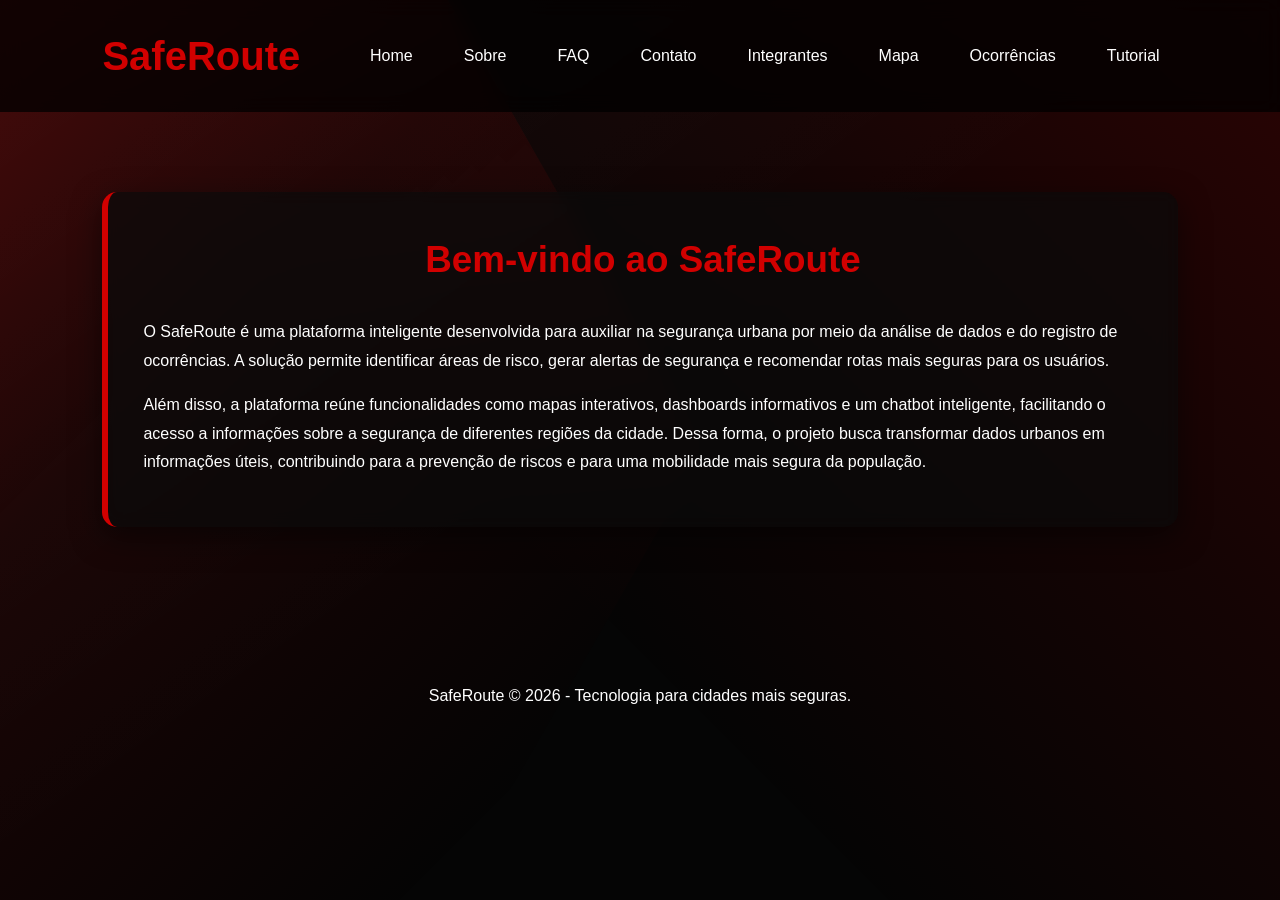
<file: index.html>
<!DOCTYPE html>
<html lang="pt-BR">
<head>
    <meta charset="UTF-8">
    <meta name="viewport" content="width=device-width, initial-scale=1.0">
    <title>SafeRoute - Home</title>

    <link rel="preconnect" href="https://fonts.googleapis.com">
    <link rel="preconnect" href="https://fonts.gstatic.com" crossorigin>
    <link href="https://fonts.googleapis.com/css2?family=Roboto:wght@300;400;500;700&display=swap" rel="stylesheet">

    <link rel="stylesheet" href="https://cdnjs.cloudflare.com/ajax/libs/font-awesome/6.5.1/css/all.min.css">
    <link rel="stylesheet" href="style.css">
</head>

<body>

<header>
    <nav>

        <div class="logo">
        SafeRoute
        </div>
        
        <button id="hamburger">
            ☰
        </button>


        <ul id="menu">
            <li><a href="index.html">Home</a></li>
            <li><a href="sobre.html">Sobre</a></li>
            <li><a href="faq.html">FAQ</a></li>
            <li><a href="contato.html">Contato</a></li>
            <li><a href="integrantes.html">Integrantes</a></li>
            <li><a href="solucao1.html">Mapa</a></li>
            <li><a href="solucao2.html">Ocorrências</a></li>
            <li><a href="solucao3.html">Tutorial</a></li>
        </ul>

    </nav>
</header>

<main>

    <section class="info-card">

        <h2>Bem-vindo ao SafeRoute</h2>

        <p>
            O SafeRoute é uma plataforma inteligente desenvolvida para auxiliar na segurança urbana por meio da análise de dados e do registro de ocorrências. A solução permite identificar áreas de risco, gerar alertas de segurança e recomendar rotas mais seguras para os usuários.
        </p>

        <p>
            Além disso, a plataforma reúne funcionalidades como mapas interativos, dashboards informativos e um chatbot inteligente, facilitando o acesso a informações sobre a segurança de diferentes regiões da cidade. Dessa forma, o projeto busca transformar dados urbanos em informações úteis, contribuindo para a prevenção de riscos e para uma mobilidade mais segura da população.
        </p>

    </section>

</main>

<footer>
    <p>SafeRoute © 2026 - Tecnologia para cidades mais seguras.</p>
</footer>

<script src="script.js"></script>

</body>
</html>
</file>
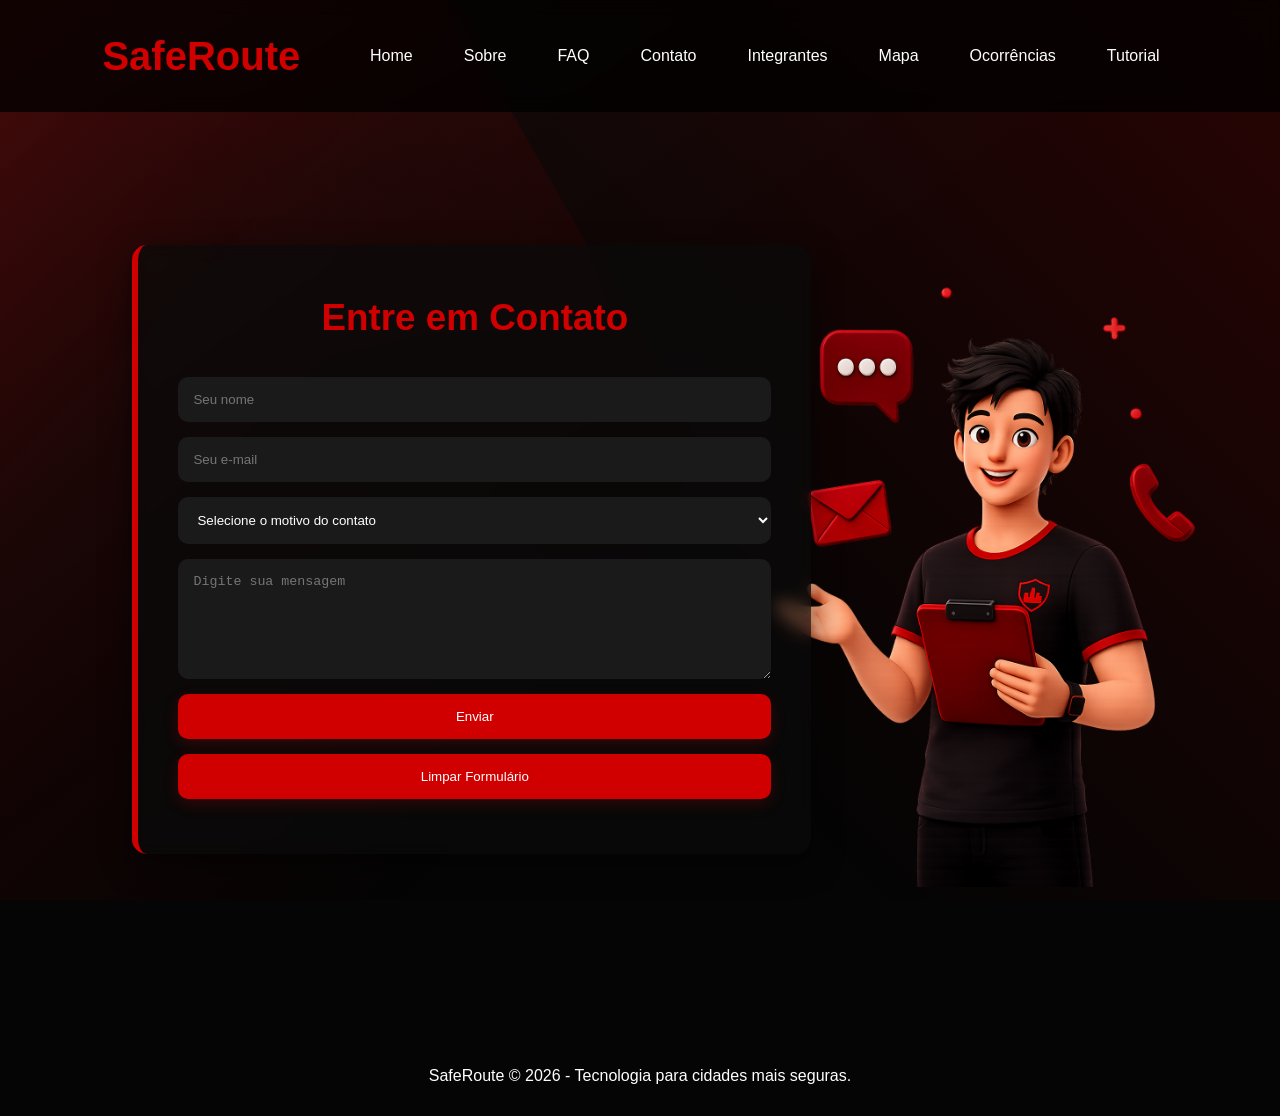
<file: contato.html>
<!DOCTYPE html>
<html lang="pt-BR">
<head>
    <meta charset="UTF-8">
    <meta name="viewport" content="width=device-width, initial-scale=1.0">
    <title>Contato - SafeRoute</title>

    <link rel="preconnect" href="https://fonts.googleapis.com">
    <link rel="preconnect" href="https://fonts.gstatic.com" crossorigin>

    <link href="https://fonts.googleapis.com/css2?family=Roboto:wght@300;400;500;700&display=swap" rel="stylesheet">

    <link rel="stylesheet" href="https://cdnjs.cloudflare.com/ajax/libs/font-awesome/6.5.1/css/all.min.css">

    <link rel="stylesheet" href="style.css">
</head>

<body>

<header>
    <nav>
        
        <div class="logo">
        SafeRoute
        </div>
        
        <button id="hamburger">
            ☰
        </button>

        <ul id="menu">
            <li><a href="index.html">Home</a></li>
            <li><a href="sobre.html">Sobre</a></li>
            <li><a href="faq.html">FAQ</a></li>
            <li><a href="contato.html">Contato</a></li>
            <li><a href="integrantes.html">Integrantes</a></li>
            <li><a href="solucao1.html">Mapa</a></li>
            <li><a href="solucao2.html">Ocorrências</a></li>
            <li><a href="solucao3.html">Tutorial</a></li>
        </ul>

    </nav>
</header>

<main>

    <div class="contatoLayout">

        <section class="formulario">

            <h2>Entre em Contato</h2>

            <form id="form">

                <input
                    type="text"
                    id="nome"
                    placeholder="Seu nome"
                    required
                >

                <input
                    type="email"
                    id="email"
                    placeholder="Seu e-mail"
                    required
                >

                <select id="motivo" required>

                    <option value="">
                        Selecione o motivo do contato
                    </option>

                    <option value="duvida">
                        Dúvida
                    </option>

                    <option value="suporte">
                        Suporte
                    </option>

                    <option value="feedback">
                        Feedback
                    </option>

                    <option value="parceria">
                        Parceria
                    </option>

                    <option value="outro">
                        Outro
                    </option>

                </select>

                <textarea
                    id="mensagem"
                    rows="6"
                    placeholder="Digite sua mensagem"
                    required
                ></textarea>

                <button type="submit">
                    Enviar
                </button>

                <button type="reset" id="resetar">
                    Limpar Formulário
                </button>

                <p id="feedback"></p>

            </form>

        </section>

        <div class="imagemContato">

            <img src="img/imagem-contato.png" alt="Contato SafeRoute">

        </div>

    </div>

</main>

<footer>
    <p>
        SafeRoute © 2026 - Tecnologia para cidades mais seguras.
    </p>
</footer>

<script src="script.js"></script>

</body>
</html>
</file>
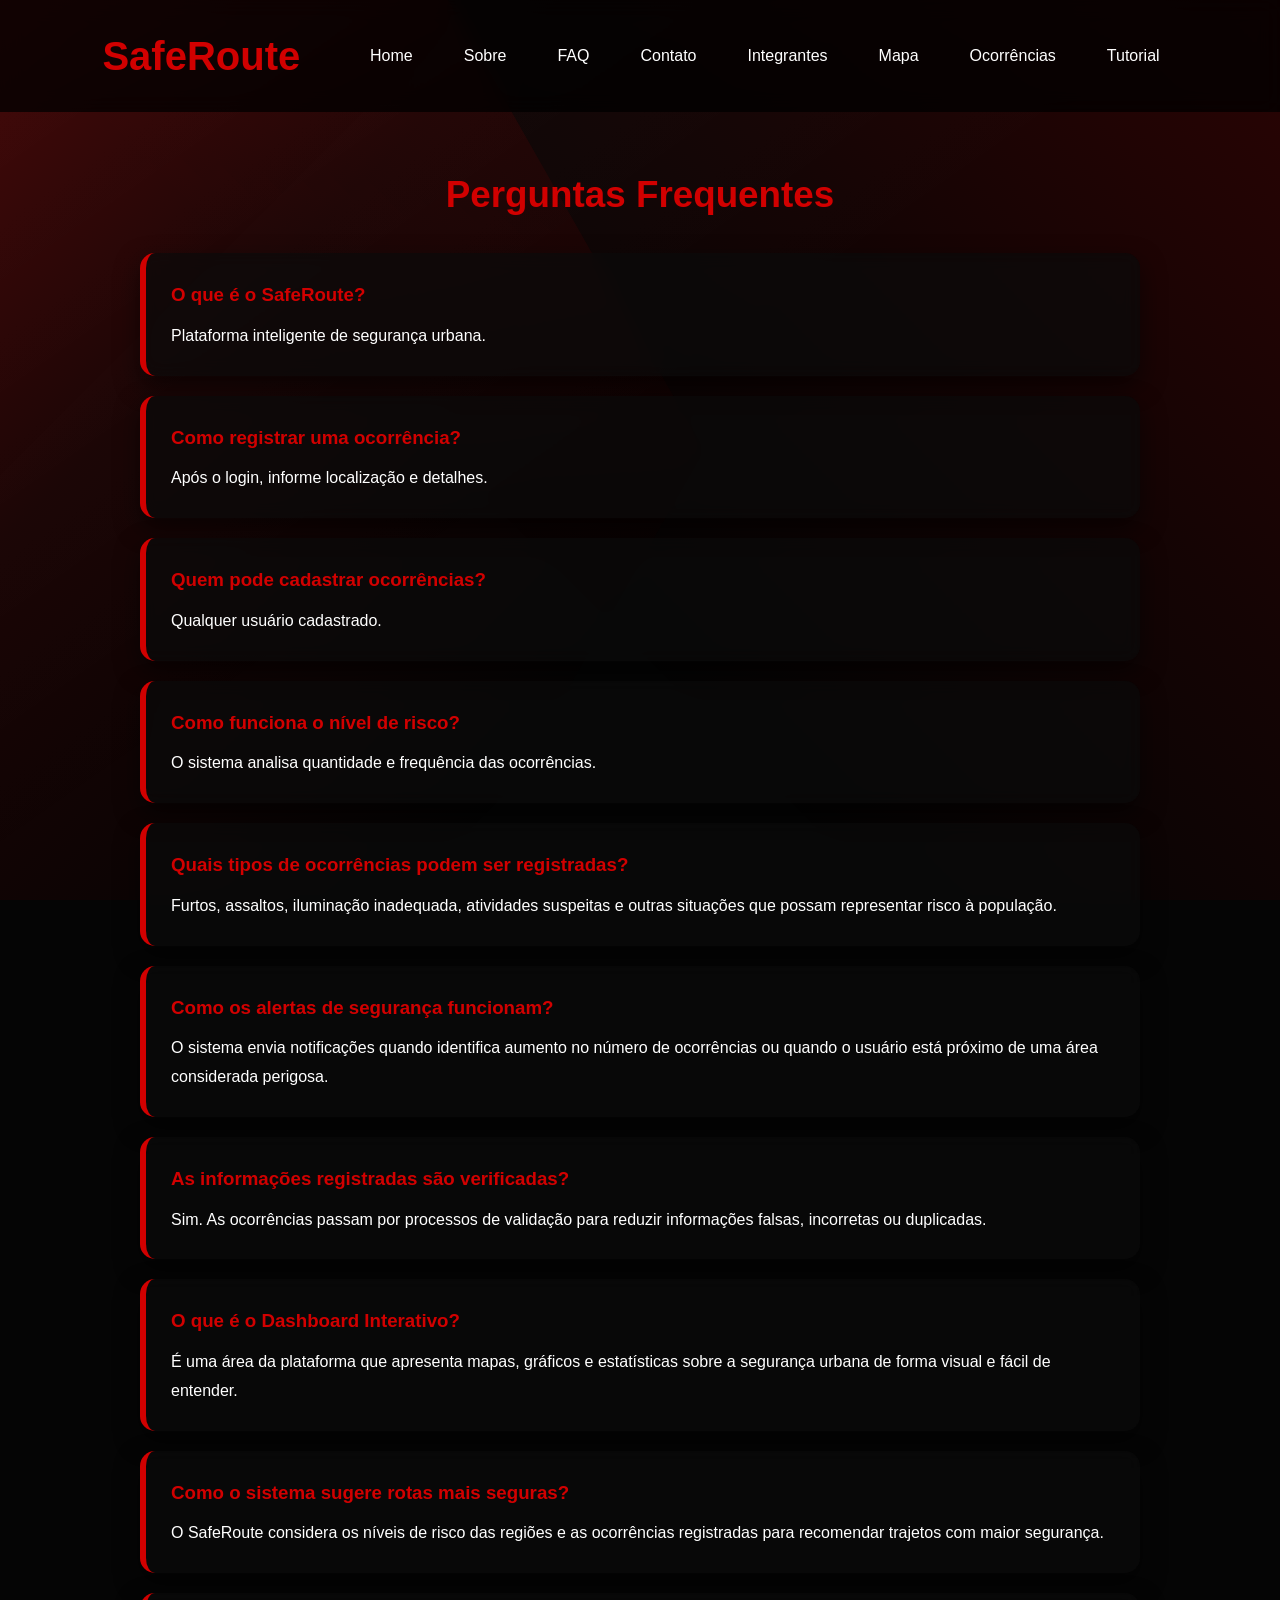
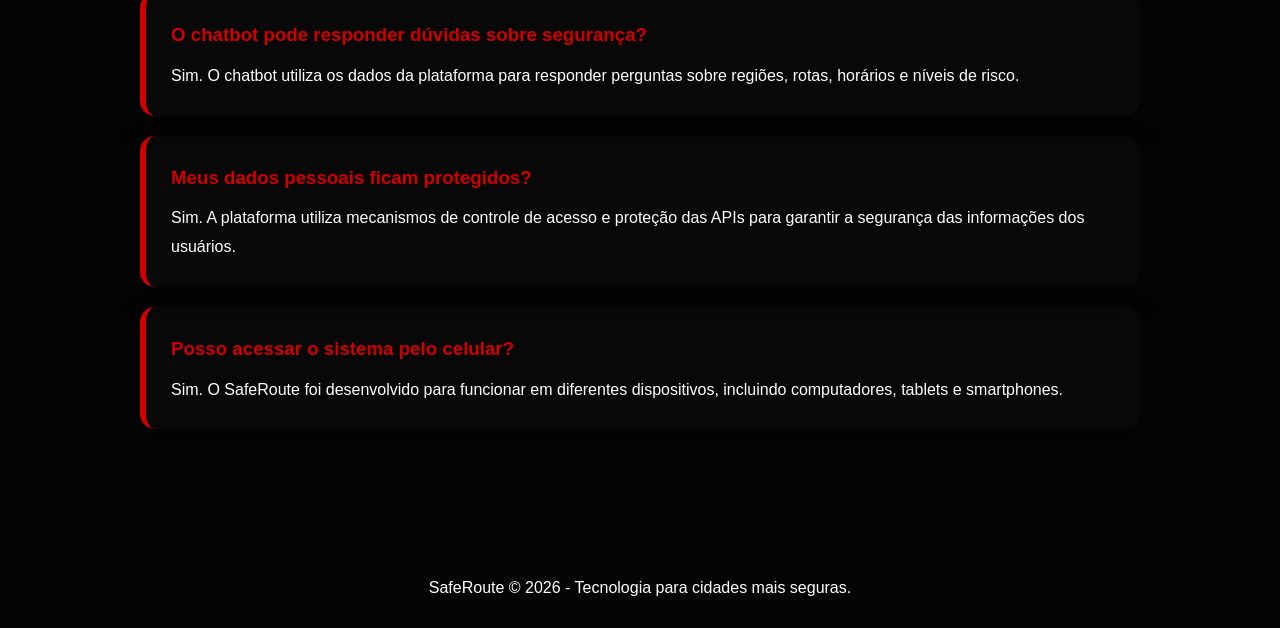
<file: faq.html>
<!DOCTYPE html>
<html lang="pt-BR">
<head>
    <meta charset="UTF-8">
    <meta name="viewport" content="width=device-width, initial-scale=1.0">
    <title>FAQ - SafeRoute</title>

    <link rel="preconnect" href="https://fonts.googleapis.com">
    <link rel="preconnect" href="https://fonts.gstatic.com" crossorigin>
    <link href="https://fonts.googleapis.com/css2?family=Roboto:wght@300;400;500;700&display=swap" rel="stylesheet">

    <link rel="stylesheet" href="style.css">
</head>

<body>

<header>
    <nav>
        
        <div class="logo">
        SafeRoute
        </div>
        
        <button id="hamburger">
            ☰
        </button>


        <ul id="menu">
            <li><a href="index.html">Home</a></li>
            <li><a href="sobre.html">Sobre</a></li>
            <li><a href="faq.html">FAQ</a></li>
            <li><a href="contato.html">Contato</a></li>
            <li><a href="integrantes.html">Integrantes</a></li>
            <li><a href="solucao1.html">Mapa</a></li>
            <li><a href="solucao2.html">Ocorrências</a></li>
            <li><a href="solucao3.html">Tutorial</a></li>
        </ul>

    </nav>
</header>

<main>

    <h2>Perguntas Frequentes</h2>

    <div class="faq-item">
        <h3>O que é o SafeRoute?</h3>
        <p>Plataforma inteligente de segurança urbana.</p>
    </div>

    <div class="faq-item">
        <h3>Como registrar uma ocorrência?</h3>
        <p>Após o login, informe localização e detalhes.</p>
    </div>

    <div class="faq-item">
        <h3>Quem pode cadastrar ocorrências?</h3>
        <p>Qualquer usuário cadastrado.</p>
    </div>

    <div class="faq-item">
        <h3>Como funciona o nível de risco?</h3>
        <p>O sistema analisa quantidade e frequência das ocorrências.</p>
    </div>

     <div class="faq-item">
        <h3>Quais tipos de ocorrências podem ser registradas?</h3>
        <p>Furtos, assaltos, iluminação inadequada, atividades suspeitas e outras situações que possam representar risco à população.</p>
    </div>

    <div class="faq-item">
        <h3>Como os alertas de segurança funcionam?</h3>
        <p>O sistema envia notificações quando identifica aumento no número de ocorrências ou quando o usuário está próximo de uma área considerada perigosa.</p>
    </div>

    <div class="faq-item">
        <h3>As informações registradas são verificadas?</h3>
        <p>Sim. As ocorrências passam por processos de validação para reduzir informações falsas, incorretas ou duplicadas.</p>
    </div>

    <div class="faq-item">
        <h3>O que é o Dashboard Interativo?</h3>
        <p>É uma área da plataforma que apresenta mapas, gráficos e estatísticas sobre a segurança urbana de forma visual e fácil de entender.</p>
    </div>

    <div class="faq-item">
        <h3>Como o sistema sugere rotas mais seguras?</h3>
        <p>O SafeRoute considera os níveis de risco das regiões e as ocorrências registradas para recomendar trajetos com maior segurança.</p>
    </div>

    <div class="faq-item">
        <h3>O chatbot pode responder dúvidas sobre segurança?</h3>
        <p>Sim. O chatbot utiliza os dados da plataforma para responder perguntas sobre regiões, rotas, horários e níveis de risco.</p>
    </div>

    <div class="faq-item">
        <h3>Meus dados pessoais ficam protegidos?</h3>
        <p>Sim. A plataforma utiliza mecanismos de controle de acesso e proteção das APIs para garantir a segurança das informações dos usuários.</p>
    </div>

    <div class="faq-item">
        <h3>Posso acessar o sistema pelo celular?</h3>
        <p>Sim. O SafeRoute foi desenvolvido para funcionar em diferentes dispositivos, incluindo computadores, tablets e smartphones.</p>
    </div>

</main>

<footer>
    <p>SafeRoute © 2026 - Tecnologia para cidades mais seguras.</p>
</footer>

<script src="script.js"></script>

</body>
</html>
</file>
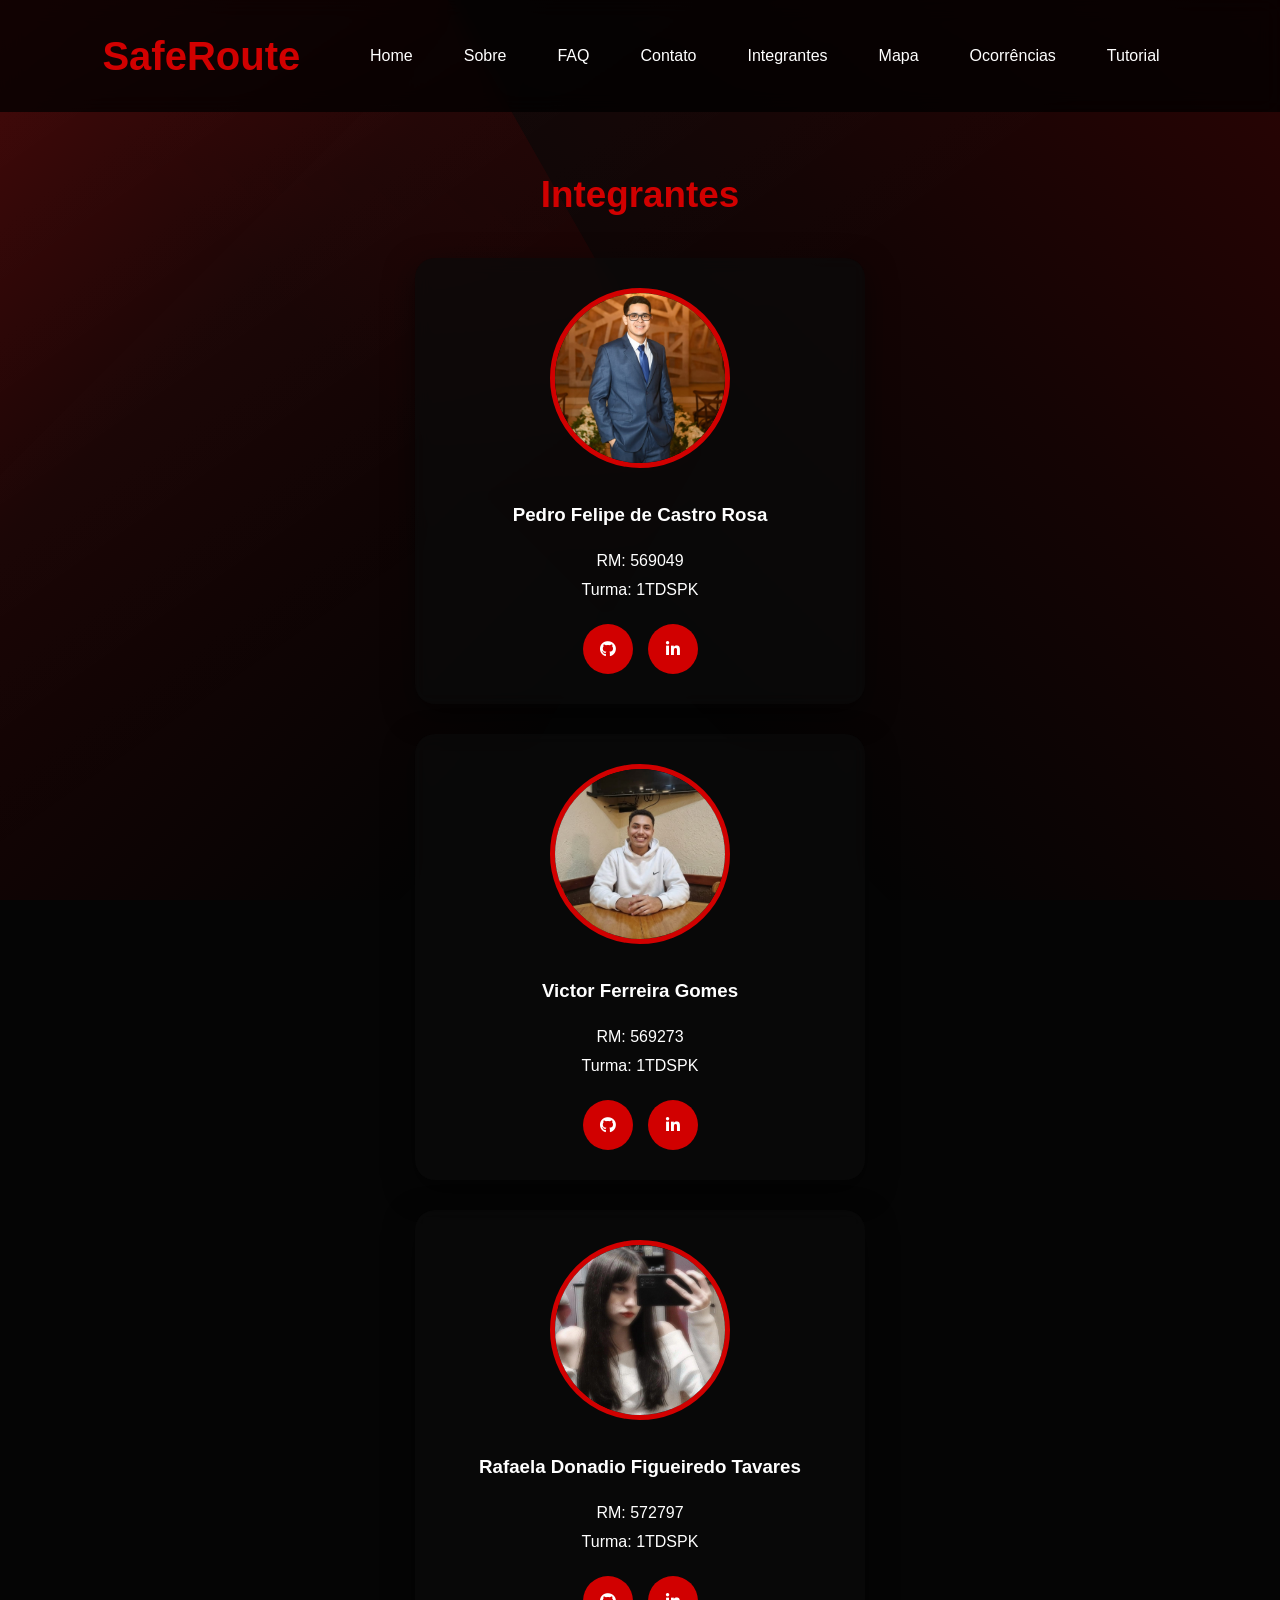
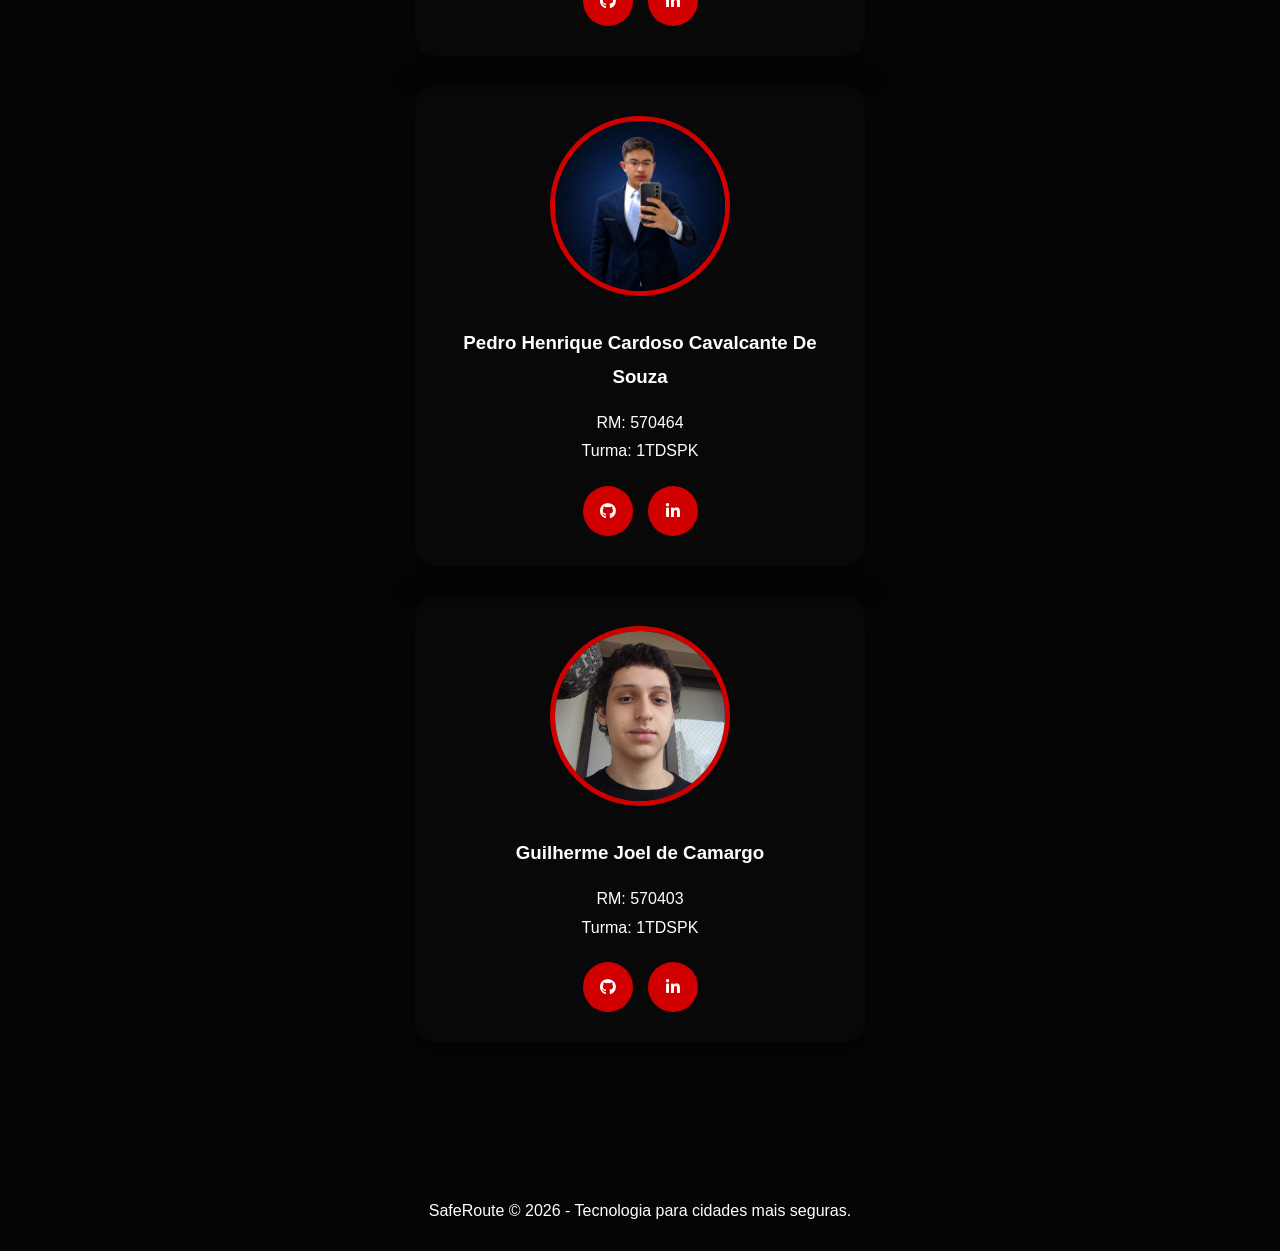
<file: integrantes.html>
<!DOCTYPE html>
<html lang="pt-BR">
<head>
    <meta charset="UTF-8">
    <meta name="viewport" content="width=device-width, initial-scale=1.0">
    <title>Integrantes</title>

    <link rel="preconnect" href="https://fonts.googleapis.com">
    <link rel="preconnect" href="https://fonts.gstatic.com" crossorigin>

    <link href="https://fonts.googleapis.com/css2?family=Roboto:wght@300;400;500;700&display=swap" rel="stylesheet">

    <link rel="stylesheet" href="https://cdnjs.cloudflare.com/ajax/libs/font-awesome/6.5.1/css/all.min.css">

    <link rel="stylesheet" href="style.css">
</head>

<body>

<header>
    <nav>

        <div class="logo">
        SafeRoute
        </div>
        
        <button id="hamburger">
            ☰
        </button>


        <ul id="menu">
            <li><a href="index.html">Home</a></li>
            <li><a href="sobre.html">Sobre</a></li>
            <li><a href="faq.html">FAQ</a></li>
            <li><a href="contato.html">Contato</a></li>
            <li><a href="integrantes.html">Integrantes</a></li>
            <li><a href="solucao1.html">Mapa</a></li>
            <li><a href="solucao2.html">Ocorrências</a></li>
            <li><a href="solucao3.html">Tutorial</a></li>
        </ul>

    </nav>
</header>

<main>

    <h2>Integrantes</h2>

    <!-- Pedro Felipe -->
    <section class="integrante-card">

        <img
            src="img/pedro-felipe.jpeg"
            alt="Pedro Felipe"
            class="integrante-foto"
        >

        <h3>Pedro Felipe de Castro Rosa</h3>

        <p>RM: 569049</p>

        <p>Turma: 1TDSPK</p>

        <div class="social-container">

            <a
                href="https://github.com/Pedrin740"
                target="_blank"
                class="social-btn"
            >
                <i class="fab fa-github"></i>
            </a>

            <a
                href="https://www.linkedin.com/in/pedro-felipe-castro-rosa/"
                target="_blank"
                class="social-btn"
            >
                <i class="fab fa-linkedin-in"></i>
            </a>

        </div>

    </section>

    <!-- Victor -->
    <section class="integrante-card">

        <img
            src="img/victor.jpeg"
            alt="Victor Ferreira Gomes"
            class="integrante-foto"
        >

        <h3>Victor Ferreira Gomes</h3>

        <p>RM: 569273</p>

        <p>Turma: 1TDSPK</p>

        <div class="social-container">

            <a
                href="https://github.com/Victor180422"
                target="_blank"
                class="social-btn"
            >
                <i class="fab fa-github"></i>
            </a>

            <a
                href="https://www.linkedin.com/in/victor-ferreira-gomes-63b2463b5/"
                target="_blank"
                class="social-btn"
            >
                <i class="fab fa-linkedin-in"></i>
            </a>

        </div>

    </section>

    <!-- Rafaela -->
    <section class="integrante-card">

        <img
            src="img/rafaela.jpeg"
            alt="Rafaela Donadio"
            class="integrante-foto"
        >

        <h3>Rafaela Donadio Figueiredo Tavares</h3>

        <p>RM: 572797</p>

        <p>Turma: 1TDSPK</p>

        <div class="social-container">

            <a
                href="https://github.com/mrafahdft"
                target="_blank"
                class="social-btn"
            >
                <i class="fab fa-github"></i>
            </a>

            <a
                href="https://www.linkedin.com/in/rafaela-donadio-bb3740369/"
                target="_blank"
                class="social-btn"
            >
                <i class="fab fa-linkedin-in"></i>
            </a>

        </div>

    </section>

    <!-- Pedro Henrique -->
    <section class="integrante-card">

        <img
            src="img/pedro-henrique.jpeg"
            alt="Pedro Henrique"
            class="integrante-foto"
        >

        <h3>Pedro Henrique Cardoso Cavalcante De Souza</h3>

        <p>RM: 570464</p>

        <p>Turma: 1TDSPK</p>

        <div class="social-container">

            <a
                href="https://github.com/pedrostack-01"
                target="_blank"
                class="social-btn"
            >
                <i class="fab fa-github"></i>
            </a>

            <a
                href="https://www.linkedin.com/in/pedro-souza-6282333b3/"
                target="_blank"
                class="social-btn"
            >
                <i class="fab fa-linkedin-in"></i>
            </a>

        </div>

    </section>

    <!-- Guilherme -->
    <section class="integrante-card">

        <img
            src="img/guilherme.jpeg"
            alt="Guilherme Joel"
            class="integrante-foto"
        >

        <h3>Guilherme Joel de Camargo</h3>

        <p>RM: 570403</p>

        <p>Turma: 1TDSPK</p>

        <div class="social-container">

            <a
                href="https://github.com/guilhermejcam"
                target="_blank"
                class="social-btn"
            >
                <i class="fab fa-github"></i>
            </a>

            <a
                href="https://www.linkedin.com/in/guilherme-camargo-a06410410/"
                target="_blank"
                class="social-btn"
            >
                <i class="fab fa-linkedin-in"></i>
            </a>

        </div>

    </section>

</main>

<footer>
    <p>SafeRoute © 2026 - Tecnologia para cidades mais seguras.</p>
</footer>

<script src="script.js"></script>

</body>
</html>
</file>
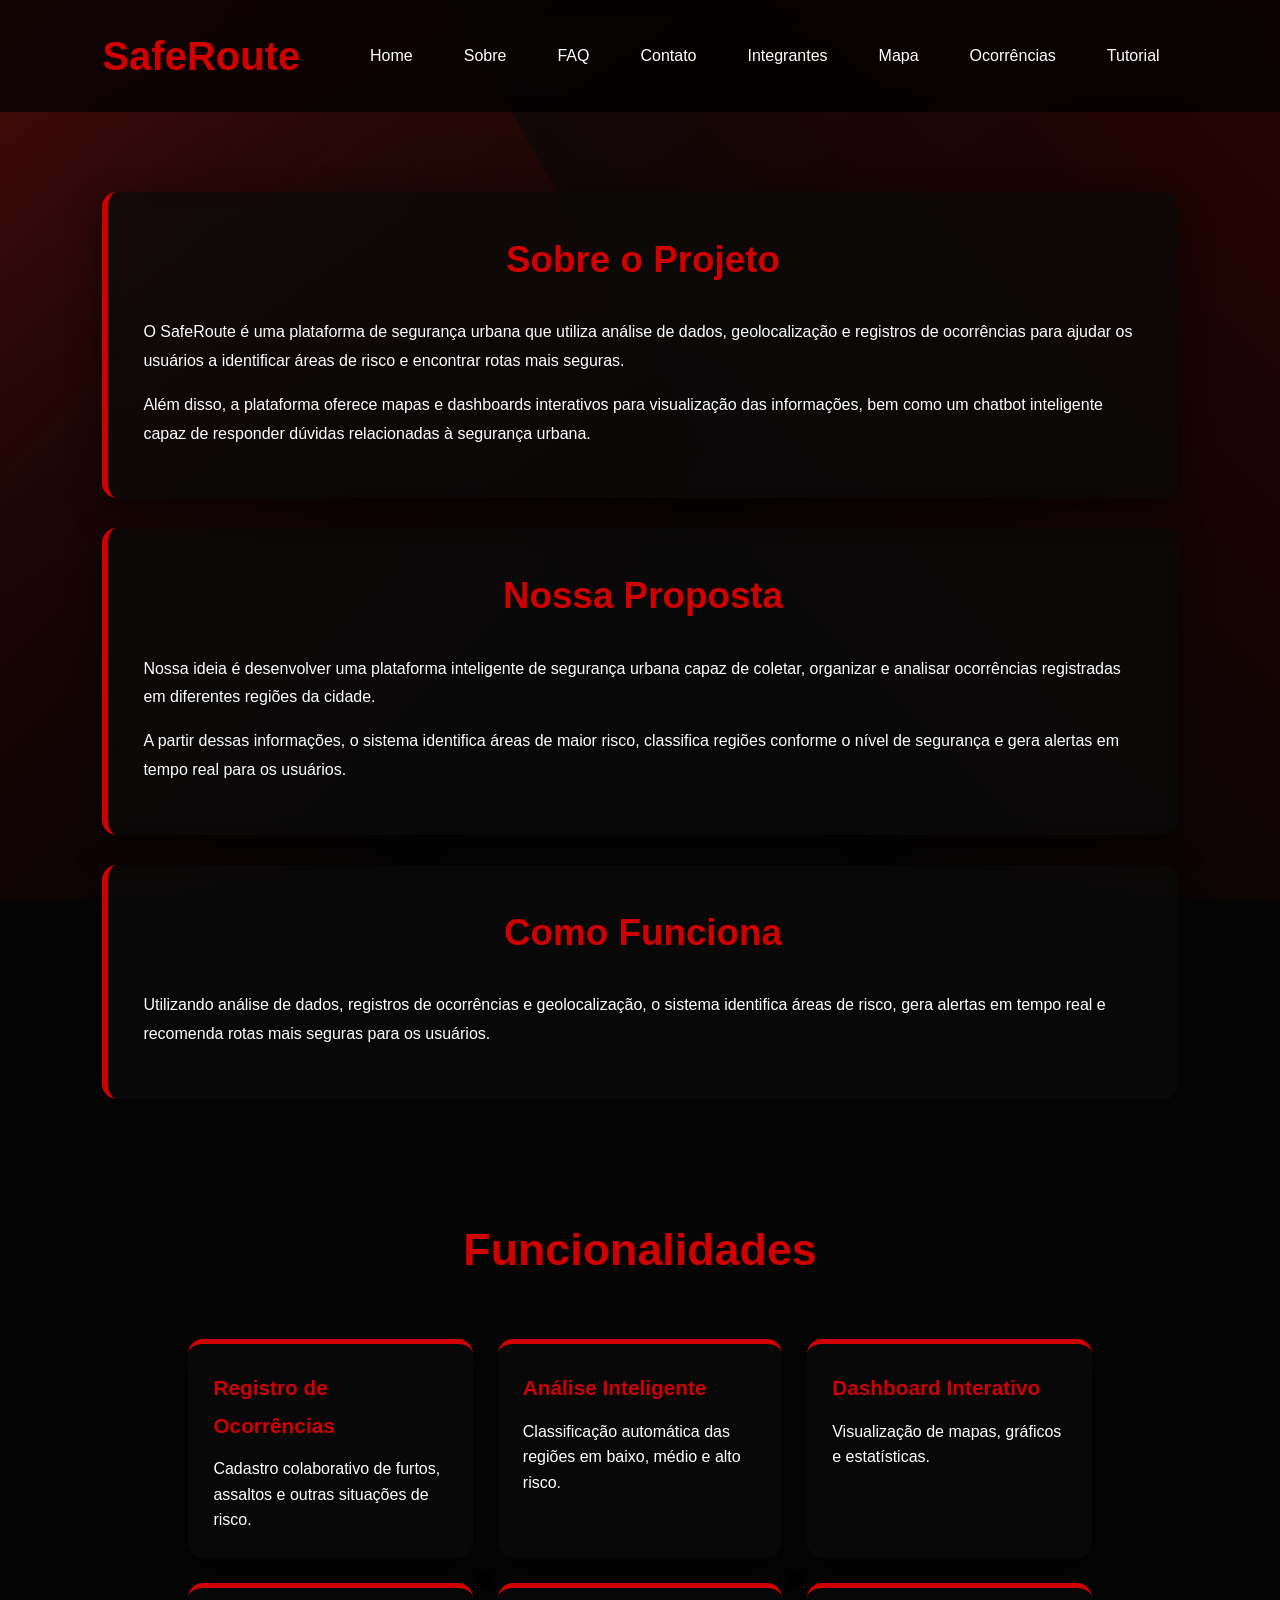
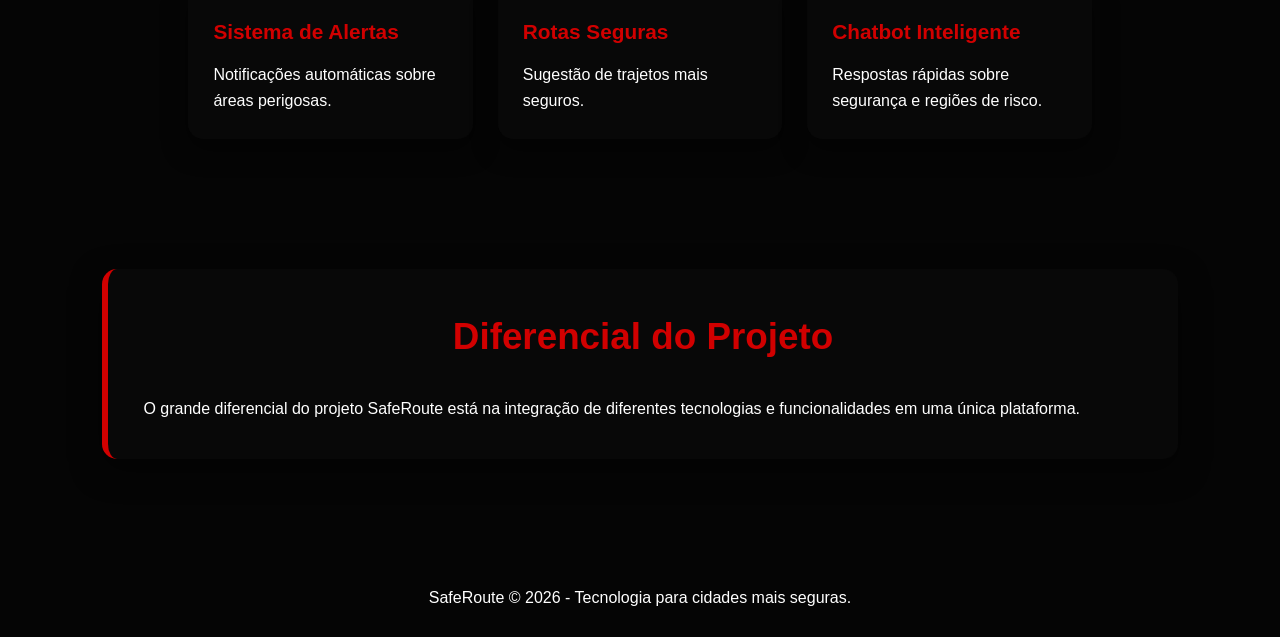
<file: sobre.html>
<!DOCTYPE html>
<html lang="pt-BR">
<head>
    <meta charset="UTF-8">
    <meta name="viewport" content="width=device-width, initial-scale=1.0">
    <title>Sobre</title>

    <link rel="preconnect" href="https://fonts.googleapis.com">
    <link rel="preconnect" href="https://fonts.gstatic.com" crossorigin>
    <link href="https://fonts.googleapis.com/css2?family=Roboto:wght@300;400;500;700&display=swap" rel="stylesheet">
    <link rel="stylesheet" href="https://cdnjs.cloudflare.com/ajax/libs/font-awesome/6.5.1/css/all.min.css">
    <link rel="stylesheet" href="style.css">
</head>

<body>

<header>
    <nav>
        
        <div class="logo">
        SafeRoute
        </div>
        
        <button id="hamburger">
            ☰
        </button>


        <ul id="menu">
            <li><a href="index.html">Home</a></li>
            <li><a href="sobre.html">Sobre</a></li>
            <li><a href="faq.html">FAQ</a></li>
            <li><a href="contato.html">Contato</a></li>
            <li><a href="integrantes.html">Integrantes</a></li>
            <li><a href="solucao1.html">Mapa</a></li>
            <li><a href="solucao2.html">Ocorrências</a></li>
            <li><a href="solucao3.html">Tutorial</a></li>

        </ul>
        
    </nav>
</header>

<main>

    <section class="info-card">
        <h2>Sobre o Projeto</h2>

        <p>O SafeRoute é uma plataforma de segurança urbana que utiliza análise de dados, geolocalização e registros de ocorrências para ajudar os usuários a identificar áreas de risco e encontrar rotas mais seguras.</p>

        <p>Além disso, a plataforma oferece mapas e dashboards interativos para visualização das informações, bem como um chatbot inteligente capaz de responder dúvidas relacionadas à segurança urbana.</p>
    </section>

    <section class="info-card">

        <h2>Nossa Proposta</h2>

        <p>Nossa ideia é desenvolver uma plataforma inteligente de segurança urbana capaz de coletar, organizar e analisar ocorrências registradas em diferentes regiões da cidade.</p>

        <p>A partir dessas informações, o sistema identifica áreas de maior risco, classifica regiões conforme o nível de segurança e gera alertas em tempo real para os usuários.</p>

    </section>

    <section class="info-card">

        <h2>Como Funciona</h2>

        <p>Utilizando análise de dados, registros de ocorrências e geolocalização, o sistema identifica áreas de risco, gera alertas em tempo real e recomenda rotas mais seguras para os usuários.</p>

    </section>

    <section class="funcionalidades">

        <h2 class="titulo-funcionalidades">
            Funcionalidades
        </h2>

        <div class="cards">

            <div class="card">
                <h3>Registro de Ocorrências</h3>
                <p>Cadastro colaborativo de furtos, assaltos e outras situações de risco.</p>
            </div>

            <div class="card">
                <h3>Análise Inteligente</h3>
                <p>Classificação automática das regiões em baixo, médio e alto risco.</p>
            </div>

            <div class="card">
                <h3>Dashboard Interativo</h3>
                <p>Visualização de mapas, gráficos e estatísticas.</p>
            </div>

            <div class="card">
                <h3>Sistema de Alertas</h3>
                <p>Notificações automáticas sobre áreas perigosas.</p>
            </div>

            <div class="card">
                <h3>Rotas Seguras</h3>
                <p>Sugestão de trajetos mais seguros.</p>
            </div>

            <div class="card">
                <h3>Chatbot Inteligente</h3>
                <p>Respostas rápidas sobre segurança e regiões de risco.</p>
            </div>

        </div>

    </section>

    <section class="diferencial">

        <h2>Diferencial do Projeto</h2>

        <p>O grande diferencial do projeto SafeRoute está na integração de diferentes tecnologias e funcionalidades em uma única plataforma.</p>

    </section>

</main>

<footer>
    <p>SafeRoute © 2026 - Tecnologia para cidades mais seguras.</p>
</footer>

<script src="script.js"></script>

</body>
</html>
</file>
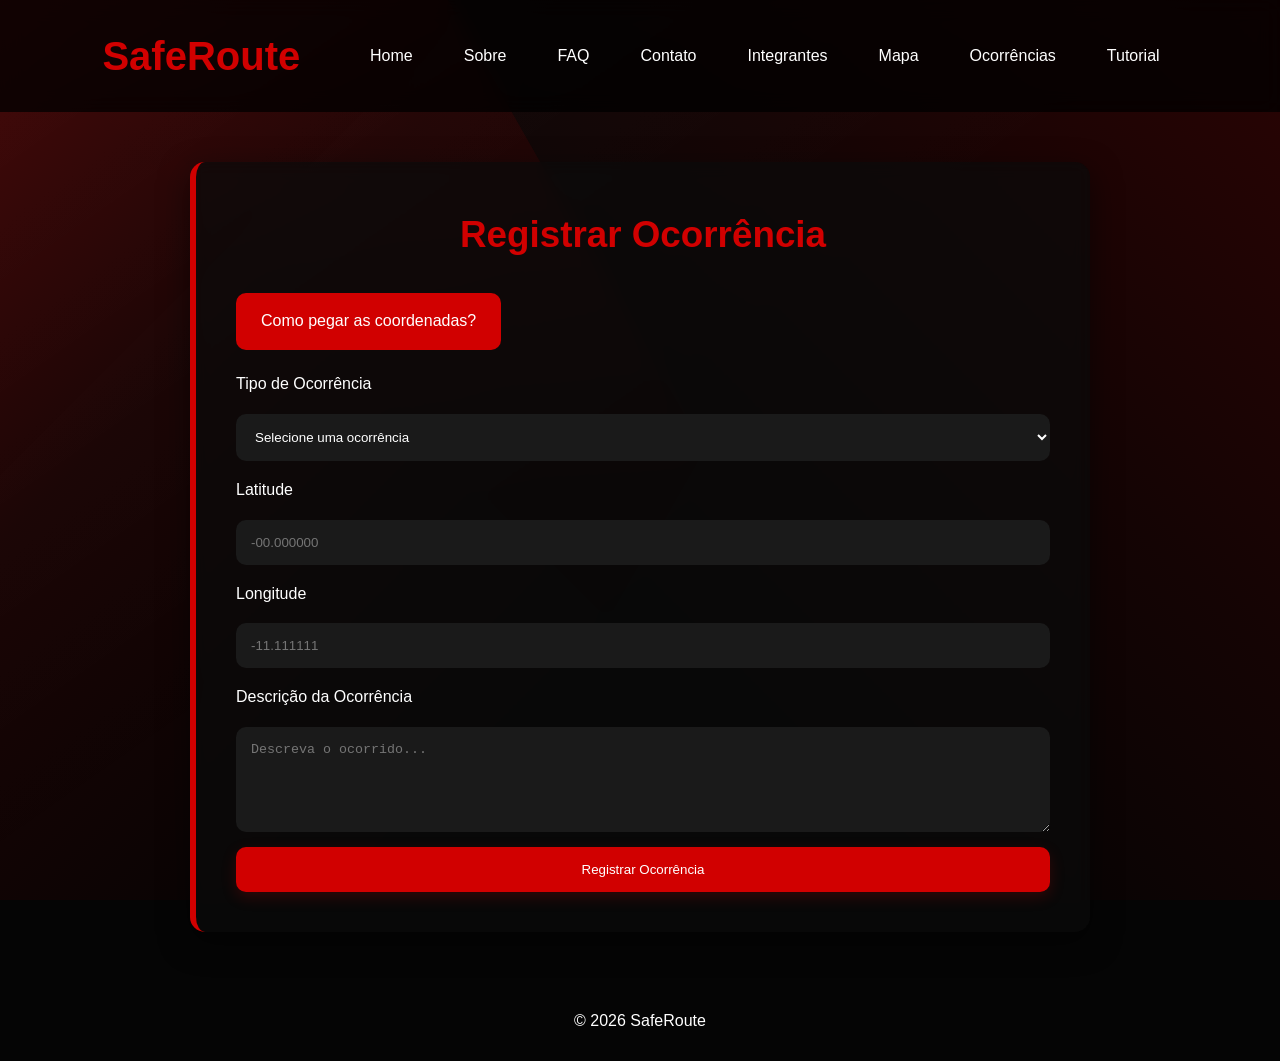
<file: solucao2.html>
<!DOCTYPE html>
<html lang="pt-BR">

<head>
    <meta charset="UTF-8">
    <meta name="viewport" content="width=device-width, initial-scale=1.0">
    <title>Ocorrências - SafeRoute</title>

    <link rel="stylesheet" href="style.css">
</head>

<body>

<header>
    <nav>
        
        <div class="logo">
        SafeRoute
        </div>
        
        <button id="hamburger">
            ☰
        </button>


        <ul id="menu">
            <li><a href="index.html">Home</a></li>
            <li><a href="sobre.html">Sobre</a></li>
            <li><a href="faq.html">FAQ</a></li>
            <li><a href="contato.html">Contato</a></li>
            <li><a href="integrantes.html">Integrantes</a></li>
            <li><a href="solucao1.html">Mapa</a></li>
            <li><a href="solucao2.html">Ocorrências</a></li>
            <li><a href="solucao3.html">Tutorial</a></li>
        </ul>
        
    </nav>
</header>

    <section class="formulario">

        <h2>Registrar Ocorrência</h2>

        <a href="solucao3.html" class="btnTutorial">
            Como pegar as coordenadas?
        </a>

        <form id="formOcorrencia">

            <label for="tipo">
                Tipo de Ocorrência
            </label>

            <select id="tipo" required>

                <option value="">
                    Selecione uma ocorrência
                </option>

                <optgroup label="Criminalidade">

                    <option>Assalto</option>
                    <option>Furto</option>
                    <option>Roubo de Veículo</option>
                    <option>Furto de Veículo</option>
                    <option>Tentativa de Assalto</option>
                    <option>Sequestro</option>
                    <option>Arrastão</option>

                </optgroup>

                <optgroup label="Violência">

                    <option>Agressão Física</option>
                    <option>Briga Generalizada</option>
                    <option>Violência Doméstica</option>
                    <option>Ameaça</option>
                    <option>Disparos de Arma de Fogo</option>

                </optgroup>

                <optgroup label="Atividades Suspeitas">

                    <option>Movimentação Suspeita</option>
                    <option>Veículo Suspeito</option>
                    <option>Tentativa de Invasão</option>
                    <option>Invasão de Residência</option>
                    <option>Vandalismo</option>

                </optgroup>

                <optgroup label="Infraestrutura Urbana">

                    <option>Iluminação Pública Deficiente</option>
                    <option>Semáforo Quebrado</option>
                    <option>Via Mal Iluminada</option>
                    <option>Área Abandonada</option>

                </optgroup>

                <optgroup label="Eventos e Torcidas">

                    <option>
                        Torcida Organizada na Região
                    </option>

                    <option>
                        Conflito Entre Torcidas
                    </option>

                    <option>
                        Grande Aglomeração
                    </option>

                    <option>
                        Manifestação ou Protesto
                    </option>

                    <option>
                        Evento com Alto Fluxo de Pessoas
                    </option>

                </optgroup>

                <optgroup label="Emergências">

                    <option>Incêndio</option>
                    <option>Explosão</option>
                    <option>Acidente de Trânsito</option>
                    <option>Desabamento</option>
                    <option>Alagamento</option>

                </optgroup>

            </select>

            <label for="latitude">
                Latitude
            </label>

            <input
                type="number"
                id="latitude"
                step="any"
                placeholder="-00.000000"
                required>

            <label for="longitude">
                Longitude
            </label>

            <input
                type="number"
                id="longitude"
                step="any"
                placeholder="-11.111111"
                required>

            <label for="descricao">
                Descrição da Ocorrência
            </label>

            <textarea
                id="descricao"
                rows="5"
                placeholder="Descreva o ocorrido..."></textarea>

            <button type="submit">
                Registrar Ocorrência
            </button>

        </form>

    </section>

    <footer>
        <p>© 2026 SafeRoute</p>
    </footer>

    <script src="script.js"></script>

</body>
</html>
</file>
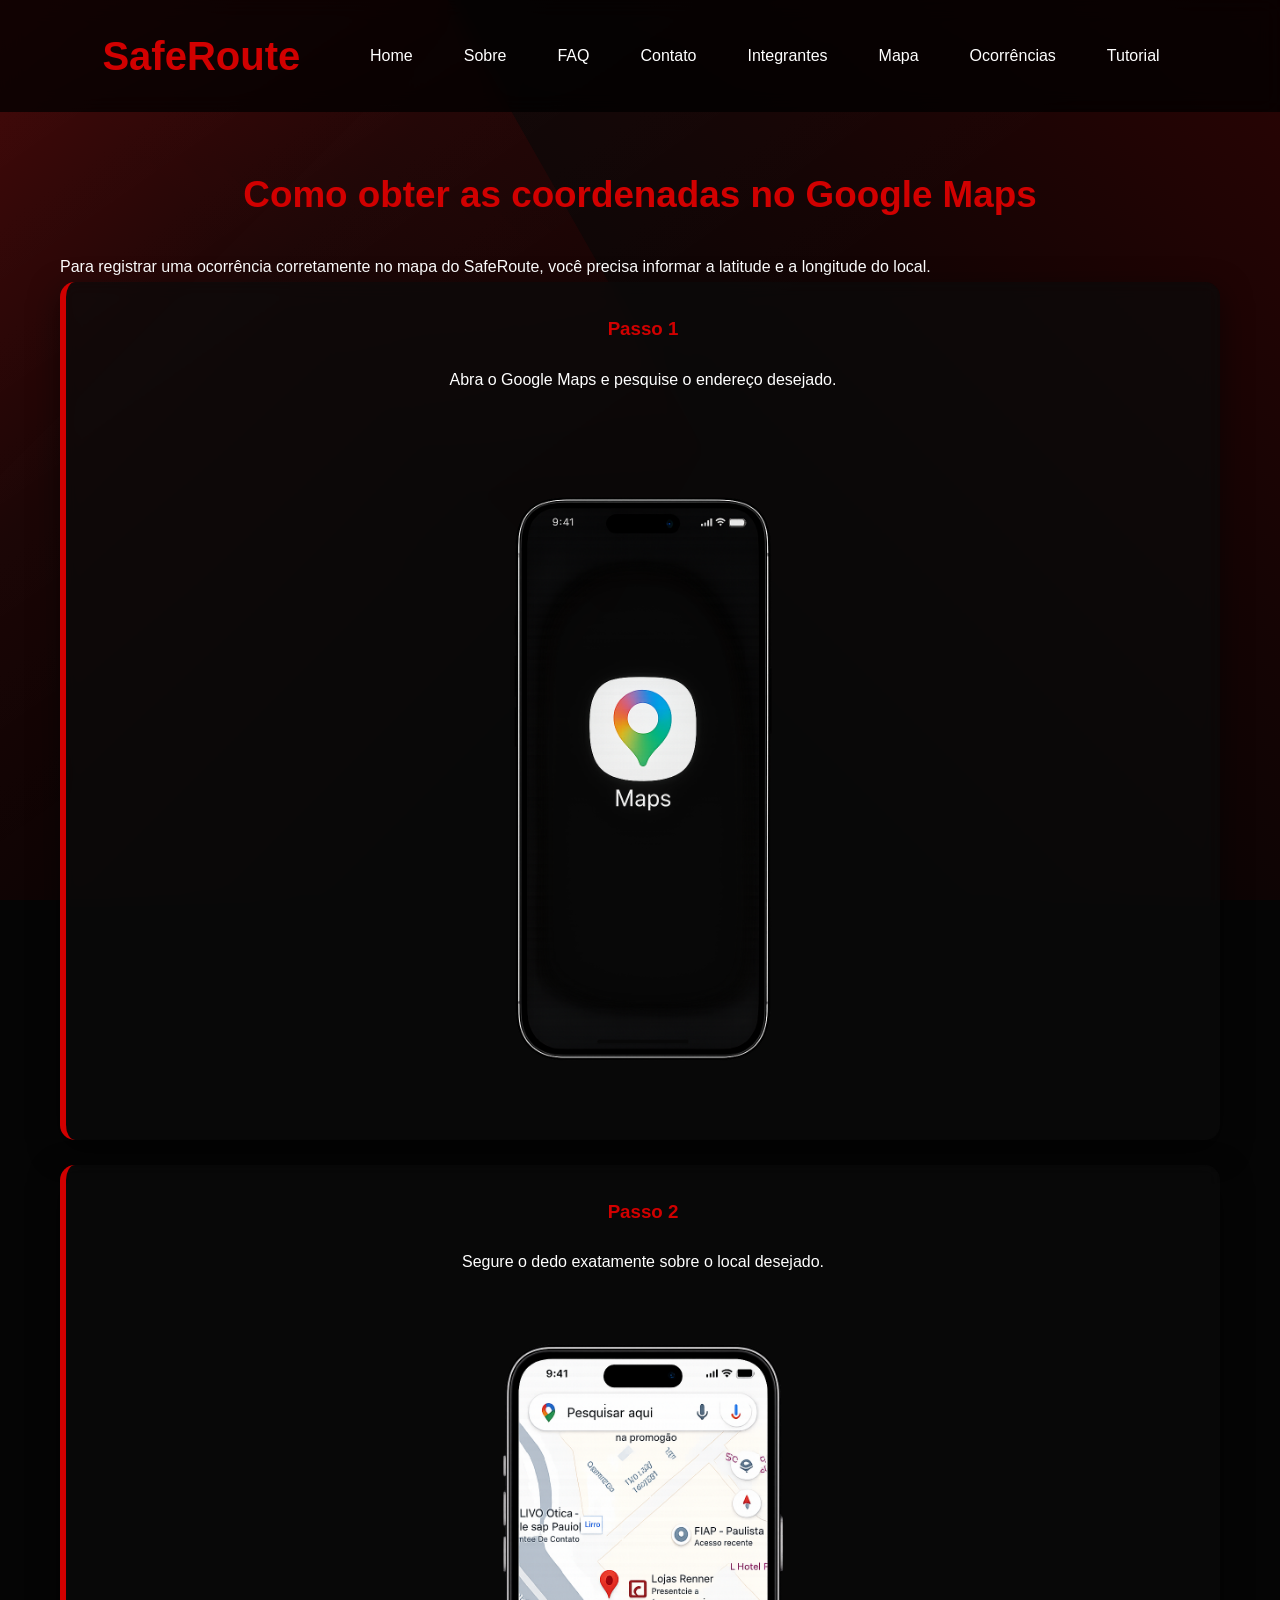
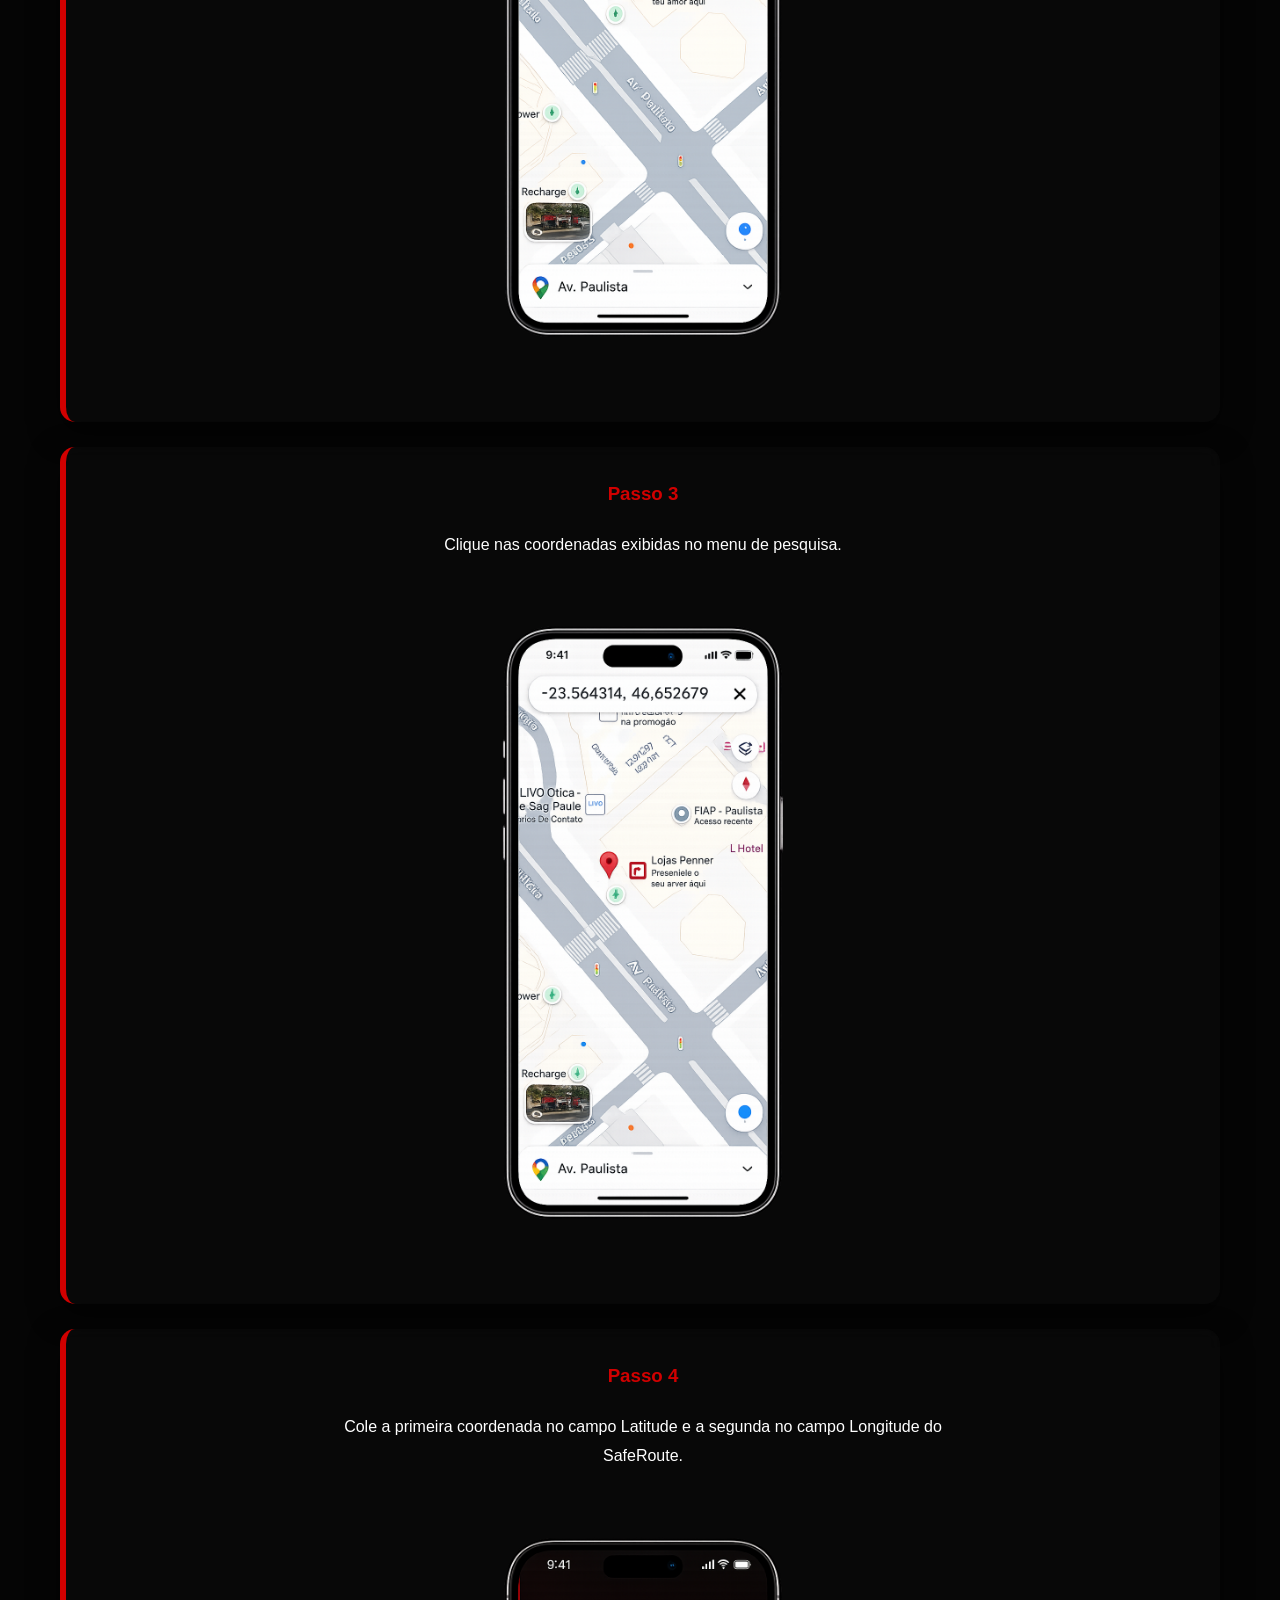
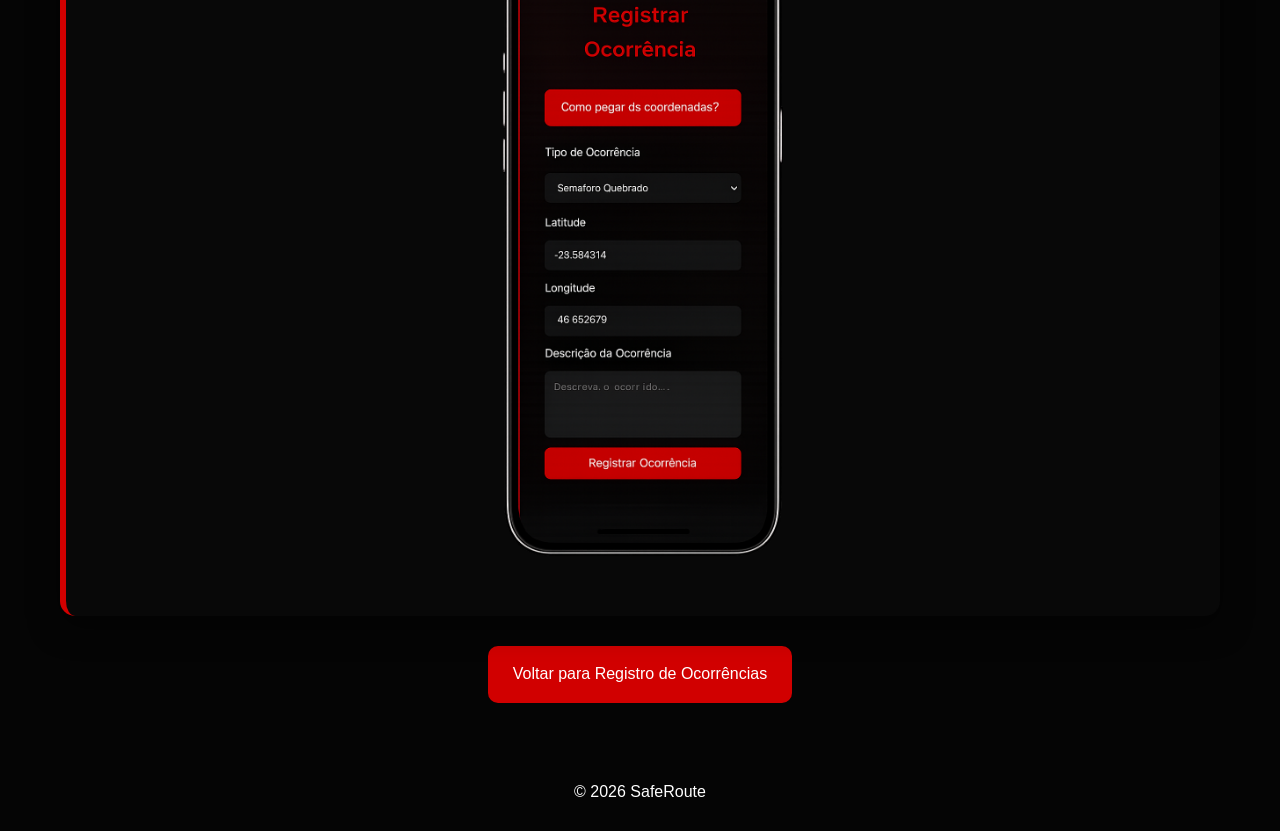
<file: solucao3.html>
<!DOCTYPE html>
<html lang="pt-BR">

<head>
    <meta charset="UTF-8">
    <meta name="viewport" content="width=device-width, initial-scale=1.0">
    <title>Tutorial - SafeRoute</title>

    <link rel="stylesheet" href="style.css">
</head>

<body>

<header>
     <nav>
        
        <div class="logo">
        SafeRoute
        </div>
        
        <button id="hamburger">
            ☰
        </button>


        <ul id="menu">
            <li><a href="index.html">Home</a></li>
            <li><a href="sobre.html">Sobre</a></li>
            <li><a href="faq.html">FAQ</a></li>
            <li><a href="contato.html">Contato</a></li>
            <li><a href="integrantes.html">Integrantes</a></li>
            <li><a href="solucao1.html">Mapa</a></li>
            <li><a href="solucao2.html">Ocorrências</a></li>
            <li><a href="solucao3.html">Tutorial</a></li>
        </ul>
        
    </nav>
</header>

    <section class="tutorial">

        <h2>Como obter as coordenadas no Google Maps</h2>

        <p>
            Para registrar uma ocorrência corretamente no mapa do SafeRoute,
            você precisa informar a latitude e a longitude do local.
        </p>

        <div class="passo">
            <h3>Passo 1</h3>

            <p>
                Abra o Google Maps e pesquise o endereço desejado.
            </p>

            <img src="img/tutorial1.png"
                 alt="Pesquisar endereço">
        </div>

        <div class="passo">
            <h3>Passo 2</h3>

            <p>
                Segure o dedo exatamente sobre o local desejado.
            </p>

            <img src="img/tutorial2.png"
                 alt="Clique com botão direito">
        </div>

        <div class="passo">
            <h3>Passo 3</h3>

            <p>
                Clique nas coordenadas exibidas no menu de pesquisa.
            </p>

            <img src="img/tutorial3.png"
                 alt="Copiar coordenadas">
        </div>

        <div class="passo">
            <h3>Passo 4</h3>

            <p>
                Cole a primeira coordenada no campo Latitude e a segunda no
                campo Longitude do SafeRoute.
            </p>

            <img src="img/tutorial4.png"
                 alt="Inserir coordenadas">
        </div>

        <div class="voltar">

            <a href="solucao2.html" class="btnVoltar">
                Voltar para Registro de Ocorrências
            </a>

        </div>

    </section>

    <footer>
        <p>© 2026 SafeRoute</p>
    </footer>

</body>
</html>
</file>
<file: style.css>
*{
    margin:0;
    padding:0;
    box-sizing:border-box;
}
 
html{
    scroll-behavior:smooth;
}

body{
    font-family: Arial, Helvetica, sans-serif;
    color:#ffffff;
    line-height: 1.8;
    min-height: 100vh;
    overflow-x: hidden;
    position: relative;
    background:#050505;
}

body::before{
    content: "";
    position: fixed;
    inset: 0;
    z-index: -2;
    pointer-events: none;

    background:
    linear-gradient(
        135deg,
        rgba(180,0,0,.35) 0%,
        rgba(120,0,0,.18) 25%,
        transparent 60%
    );

    clip-path: polygon(
        0 0,
        35% 0,
        55% 50%,
        35% 100%,
        0 100%
    );
}

body::after{
    content: "";
    position: fixed;
    inset: 0;
    z-index: -1;
    pointer-events: none;

    background:
    linear-gradient(
        45deg,
        transparent 40%,
        rgba(209,0,0,.08) 70%,
        rgba(209,0,0,.18) 100%
    ),
    
    linear-gradient(
        -35deg,
        transparent 50%,
        rgba(255,255,255,.03) 100%
    );
}

header{
    background:rgba(0,0,0,.75);
    backdrop-filter:blur(10px);
    width: 100%;  
}

nav{
    max-width: 1400px;
    margin: auto;
    padding: 20px 8%;
    display: flex;
    justify-content: space-between;
    align-items: center;
    flex-wrap: wrap;
    gap: 20px;
}

.logo{
    color: #d10000;
    font-size: 2.5rem;
    font-weight: bold;
}

h1{
   color: #d10000;
   margin: 0; 
}
#menu{
    display:flex;
    list-style:none;
    gap:15px;
    flex-wrap:wrap;
}
 
#menu li a{
    color:#fff;
    text-decoration:none;
    padding:12px 18px;
    border-radius:8px;
    transition:.3s;
}
 
#menu li a:hover{
    background:#d10000;
}
h2{
    text-align:center;
    color:#d10000;
    margin-bottom:25px;
    font-size:2.3rem;
}
 
h3{
    color:#ffffff;
    margin-bottom:15px;
}
 
p{
    color:#ffffff;
}
main{
    padding:50px 8%;
}
.info-card{
    background:rgba(10,10,10,.70);
    backdrop-filter:blur(8px);
    border-left:6px solid #d10000;
    padding:35px;
    border-radius:15px;
    max-width:1200px;
    margin:30px auto;
    box-shadow:0 10px 30px rgba(0,0,0,.5);
}
 
.info-card p{
    margin-bottom:15px;
}
 
.diferencial{
    background:rgba(10,10,10,.70);
    backdrop-filter:blur(8px);
    border-left:6px solid #d10000;
    padding:35px;
    border-radius:15px;
    margin-top:50px;
    box-shadow:0 10px 30px rgba(0,0,0,.5);
}
.funcionalidades{
    padding:80px 8%;
}
 
.titulo-funcionalidades{
    text-align:center;
    color:#d10000;
    margin-bottom:50px;
    font-size:clamp(1.8rem, 6vw, 2.8rem);
    white-space:nowrap;
}
 
.cards{
    display:grid;
    grid-template-columns:repeat(3, 1fr);
    gap:25px;
    max-width:1200px;
    margin:0 auto;
}
 
.card{
    background:rgba(10,10,10,.70);
    backdrop-filter:blur(8px);
    padding:25px;
    border-radius:15px;
    border-top:5px solid #d10000;
    box-shadow:0 10px 25px rgba(0,0,0,.5);
    transition:.3s;
}
 
.card:hover{
    transform:translateY(-10px);
    box-shadow:0 15px 35px rgba(209,0,0,.25);
}
 
.card h3{
    color:#d10000;
    margin-bottom:12px;
    font-size:1.3rem;
}
 
.card p{
    color:#fff;
    line-height:1.6;
}

.info-card,
.diferencial,
.faq-item,
.integrante-card{
    transition:.3s;
}
 
.info-card:hover,
.diferencial:hover,
.faq-item:hover,
.integrante-card:hover{
    transform:translateY(-10px);
    box-shadow:0 15px 35px rgba(209,0,0,.25);
}

.faq-item{
    background:rgba(10,10,10,.70);
    backdrop-filter:blur(8px);
    margin:20px auto;
    max-width:1000px;
    padding:25px;
    border-radius:15px;
    border-left:6px solid #d10000;
    box-shadow:0 10px 25px rgba(0,0,0,.5);
}
 
.faq-item h3{
    color:#d10000;
    margin-bottom:10px;
}
 
.faq-item p{
    color:#fff;
}

.contato-container{
    display:flex;
    justify-content:center;
    align-items:center;
    gap:50px;
    flex-wrap:wrap;
}
 
.contato-texto{
    flex:1;
    min-width:320px;
}
 
.contato-texto form{
    display:flex;
    flex-direction:column;
    gap:15px;
}
 
.contato-texto input,
.contato-texto select,
.contato-texto textarea{
    width:100%;
    padding:15px;
    border:none;
    border-radius:10px;
    background:#1a1a1a;
    color:#fff;
}
 
.contato-texto textarea{
    min-height:150px;
    resize:none;
}
 
.contato-texto button{
    background:#d10000;
    color:#fff;
    border:none;
    padding:15px;
    border-radius:10px;
    cursor:pointer;
    transition:.3s;
}
 
.contato-texto button:hover{
    background:#900000;
}
 
.hero-contato{
    max-width:450px;
    width:100%;
}

.integrante-card{
    background:rgba(10,10,10,.70);
    backdrop-filter:blur(8px);
    max-width:450px;
    margin:30px auto;
    padding:30px;
    text-align:center;
    border-radius:20px;
    box-shadow:0 10px 30px rgba(0,0,0,.5);
    transition:.3s;
}
 
.integrante-foto{
    width:180px;
    height:180px;
    object-fit:cover;
    border-radius:50%;
    border:5px solid #d10000;
    margin-bottom:20px;
}
 
.social-container{
    display:flex;
    justify-content:center;
    gap:15px;
    margin-top:20px;
}
 
.social-btn{
    width:50px;
    height:50px;
    background:#d10000;
    color:#fff;
    display:flex;
    align-items:center;
    justify-content:center;
    text-decoration:none;
    border-radius:50%;
    transition:.3s;
}
 
.social-btn:hover{
    background:#000;
    border:1px solid #d10000;
}

footer{

    background:transparent;

    color:#fff;

    text-align:center;

    padding:25px;

    margin-top:50px;

}

/* ==========================
   CONTATO COM IMAGEM LATERAL
========================== */

.contatoLayout{

    max-width:1400px;

    margin:50px auto;

    padding:0 30px;

    display:flex;

    align-items:center;

    justify-content:center;

    gap:40px;

}

.contatoLayout .formulario{

    flex:2;

    margin:0;

}

.imagemContato{

    flex:1;

    display:flex;

    justify-content:center;

    align-items:center;

}

.imagemContato img{

    width:200%;

    max-width:450px;

    height:auto;

    border-radius:20px;

    transition:.3s ease;

}

.imagemContato img:hover{

    transform:scale(1.03);

}


/* ===================================
   PÃGINAS DE SOLUÇÃO
=================================== */

/* HERO MAPA */

.hero{
    max-width:1200px;
    margin:40px auto;
    text-align:center;
    background:rgba(10,10,10,.70);
    backdrop-filter:blur(8px);
    border-left:6px solid #d10000;
    border-radius:15px;
    padding:50px 35px;
    box-shadow:0 10px 30px rgba(0,0,0,.5);
}

.hero p{
    max-width:800px;
    margin:0 auto 25px;
}

.btnMapa,
.btnTutorial,
.btnVoltar{
    display:inline-block;
    background:#d10000;
    color:#fff;
    text-decoration:none;
    border:none;
    padding:14px 25px;
    border-radius:10px;
    cursor:pointer;
    transition:.3s;
}

.btnMapa:hover,
.btnTutorial:hover,
.btnVoltar:hover{
    background:#900000;
}

/* MAPA */

.mapa{
    padding:50px 8%;
}

.containerMapa{
    display:flex;
    gap:25px;
    flex-wrap:wrap;
    align-items:flex-start;
}

#map{
    flex:3;
    min-height:550px;
    border-radius:15px;
    overflow:hidden;
    border:2px solid #d10000;
    box-shadow:0 10px 30px rgba(0,0,0,.5);
}

.painelMapa{
    flex:1;
    min-width:280px;
    background:rgba(10,10,10,.70);
    backdrop-filter:blur(8px);
    border-left:6px solid #d10000;
    border-radius:15px;
    padding:25px;
    box-shadow:0 10px 30px rgba(0,0,0,.5);
}

.painelMapa h3{
    color:#d10000;
    margin-bottom:20px;
}

.indicador{
    display:flex;
    justify-content:space-between;
    margin-bottom:15px;
    padding-bottom:10px;
    border-bottom:1px solid rgba(255,255,255,.1);
}

.legenda{
    margin-top:25px;
}

.itemLegenda{
    display:flex;
    align-items:center;
    gap:10px;
    margin-top:10px;
}

.cor{
    width:18px;
    height:18px;
    border-radius:50%;
}

.baixo{
    background:green;
}

.medio{
    background:orange;
}

.alto{
    background:red;
}

/* ALERTAS */

.alertas{
    max-width:1200px;
    margin:40px auto;
    background:rgba(10,10,10,.70);
    backdrop-filter:blur(8px);
    border-left:6px solid #d10000;
    border-radius:15px;
    padding:35px;
    box-shadow:0 10px 30px rgba(0,0,0,.5);
}

.alertas ul{
    list-style:none;
}

.alertas li{
    padding:12px 0;
    border-bottom:1px solid rgba(255,255,255,.1);
}

/* FORMULÃRIO DE OCORRÃŠNCIA */

.formulario{
    max-width:900px;
    margin:50px auto;
    background:rgba(10,10,10,.70);
    backdrop-filter:blur(8px);
    border-left:6px solid #d10000;
    border-radius:15px;
    padding:40px;
    box-shadow:0 10px 30px rgba(0,0,0,.5);
}

.formulario form{
    display:flex;
    flex-direction:column;
    gap:15px;
}

.formulario input,
.formulario select,
.formulario textarea{
    background:#1a1a1a;
    color:#fff;
    border:none;
    border-radius:10px;
    padding:15px;
}

.formulario button{
    background:#d10000;
    color:#fff;
    border:none;
    border-radius:10px;
    padding:15px;
    cursor:pointer;
    transition:.3s;
}

.formulario button:hover{
    background:#900000;
}

.btnTutorial{
    margin-bottom:20px;
}

/* TUTORIAL */

.tutorial{
    max-width:1200px;
    margin:50px auto;
    padding:0 20px;
}

.passo{
    background:rgba(10,10,10,.70);
    backdrop-filter:blur(8px);
    border-left:6px solid #d10000;
    border-radius:15px;
    padding:30px;
    margin-bottom:25px;
    box-shadow:0 10px 30px rgba(0,0,0,.5);
    display:flex;
    flex-direction:column;
    align-items:center;
    text-align:center;
}

.passo h3{
    color:#d10000;
    text-align:center;
    margin-bottom:20px;
}

.passo p{
    color:#fff;
    margin-bottom:20px;
    max-width:600px;
}

.passo img{
    width:100%;
    max-width:450px;
    margin-top:20px;
    border-radius:10px;
    object-fit:contain;
}

.voltar{
    text-align:center;
    margin-top:30px;
}

.formulario button,
.contato-texto button{

    background:#d10000;

    transition:
        transform .3s ease,
        box-shadow .3s ease,
        background .3s ease;

    box-shadow:
        0 5px 15px rgba(209,0,0,.20);

}

.formulario button:hover,
.contato-texto button:hover{

    transform:translateY(-4px);

    background:#e60000;

    box-shadow:
        0 12px 25px rgba(209,0,0,.35);

}

.formulario button:active,
.contato-texto button:active{

    transform:translateY(-1px);

}

/* ==========================
   MENU HAMBURGER
========================== */

#hamburger{

    display:none;

    background:none;

    border:none;

    color:#fff;

    font-size:2rem;

    cursor:pointer;

}

/* MOBILE */

@media(max-width:768px){

    nav{

        position:relative;

    }

    #hamburger{

        display:block;

    }

    #menu{

        display:none;

        flex-direction:column;

        width:100%;

        margin-top:15px;

        background:
            rgba(0,0,0,.95);

        border-radius:10px;

        padding:15px;

    }

    #menu.ativo{

        display:flex;

    }

    #menu li{

        width:100%;

    }

    #menu li a{

        display:block;

        width:100%;

        text-align:center;

    }

}

/* RESPONSIVO */

@media(max-width:768px){

    .containerMapa{
        flex-direction:column;
    }

    #map{
        width:100%;
        min-height:400px;
    }

    .painelMapa{
        width:100%;
    }

    .formulario,
    .tutorial,
    .alertas,
    .hero{
        margin:20px;
    }

    .passo{
        align-items:center;
        text-align:center;
    }

    .passo img{
        max-width:250px;
    }
}


 
@media(max-width:992px){

    nav{
        flex-direction:column;
        text-align:center;
    }

    #menu{
        display:flex;
        justify-content:center;
        flex-wrap:wrap;
        gap:15px;
    }

    .cards{
        grid-template-columns:repeat(2, 1fr);
    }

}

@media(max-width:768px){

    h2{
        font-size:1.8rem;
    }

    .titulo-funcionalidades{
        font-size:1.9rem;
        white-space:nowrap;
    }

    .contato-container{
        flex-direction:column;
    }

    .cards{
        grid-template-columns:1fr;
    }

   #hamburger{
        display:block;
    }

    #menu{

        display:none;

        flex-direction:column;

        width:100%;

        background:
            rgba(0,0,0,.95);

        margin-top:15px;

        border-radius:10px;

        padding:15px;

    }

    #menu.ativo{

        display:flex;

    }

    #menu li{

        width:100%;

    }

    #menu li a{

        display:block;

        text-align:center;

        padding:12px;

    }


}

@media(max-width:992px){

    .contatoLayout{

        flex-direction:column;

    }

    .imagemContato{

        order:-1;

    }

    .imagemContato img{

        max-width:300px;

    }

}
</file>
